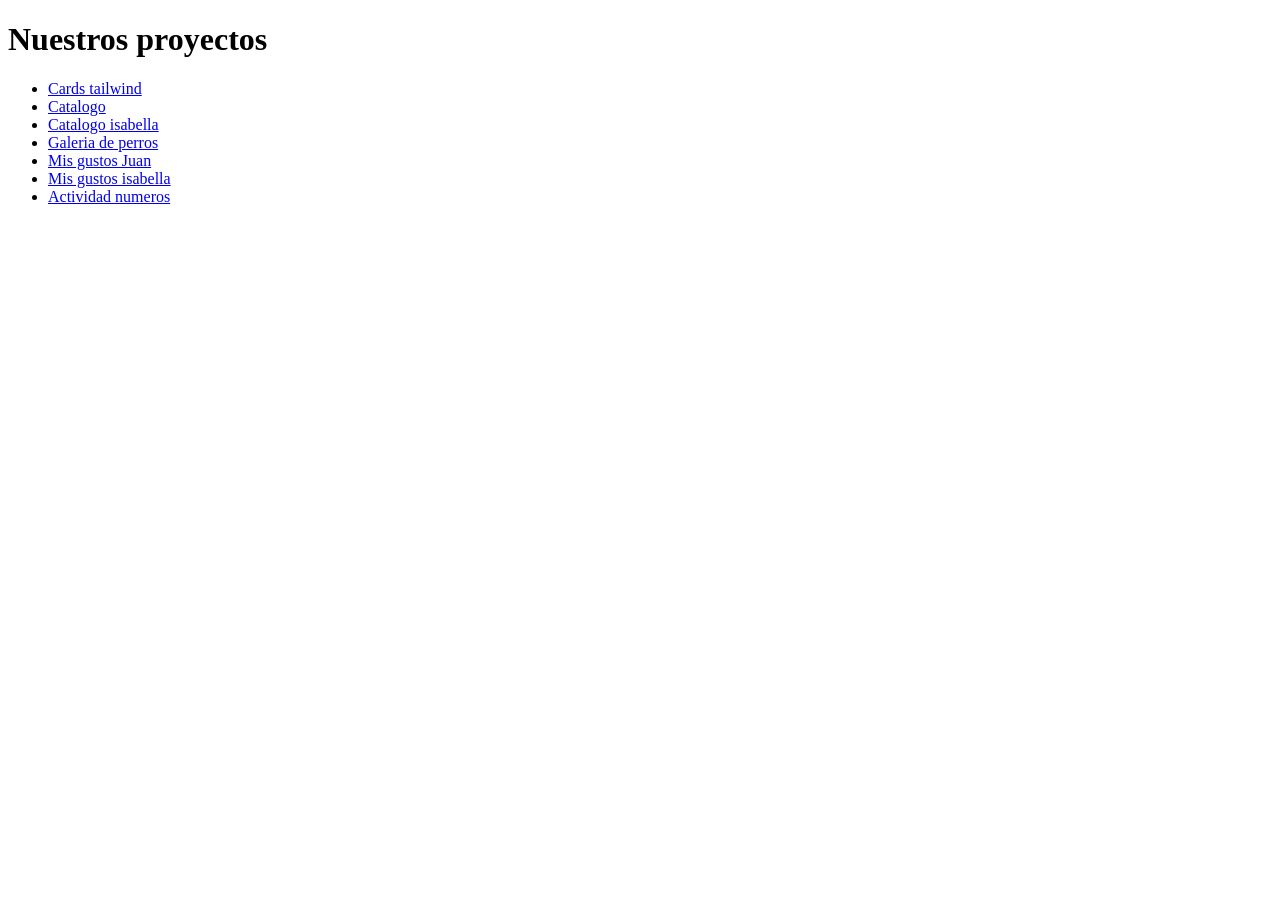
<file: index.html>
<!DOCTYPE html>
<html lang="en">
<head>
    <meta charset="UTF-8">
    <meta name="viewport" content="width=device-width, initial-scale=1.0">
    <title>Document</title>
</head>
<body>
    <h1>Nuestros proyectos</h1>
    <ul>
        <li><a href="./cards_tailwind/">Cards tailwind</a></li>
        <li><a href="./catalogo/">Catalogo</a></li>
        <li><a href="./tienda-yuseff-main/">Catalogo isabella</a></li>
        <li><a href="./galeria_de_perros/">Galeria de perros</a></li>
        <li><a href="./mi_pagina/">Mis gustos Juan</a></li>
        <li><a href="./web-yuseff-main/">Mis gustos isabella</a></li>
        <li><a href="./numeros/">Actividad numeros</a></li>
    </ul>
</body>
</html>
</file>
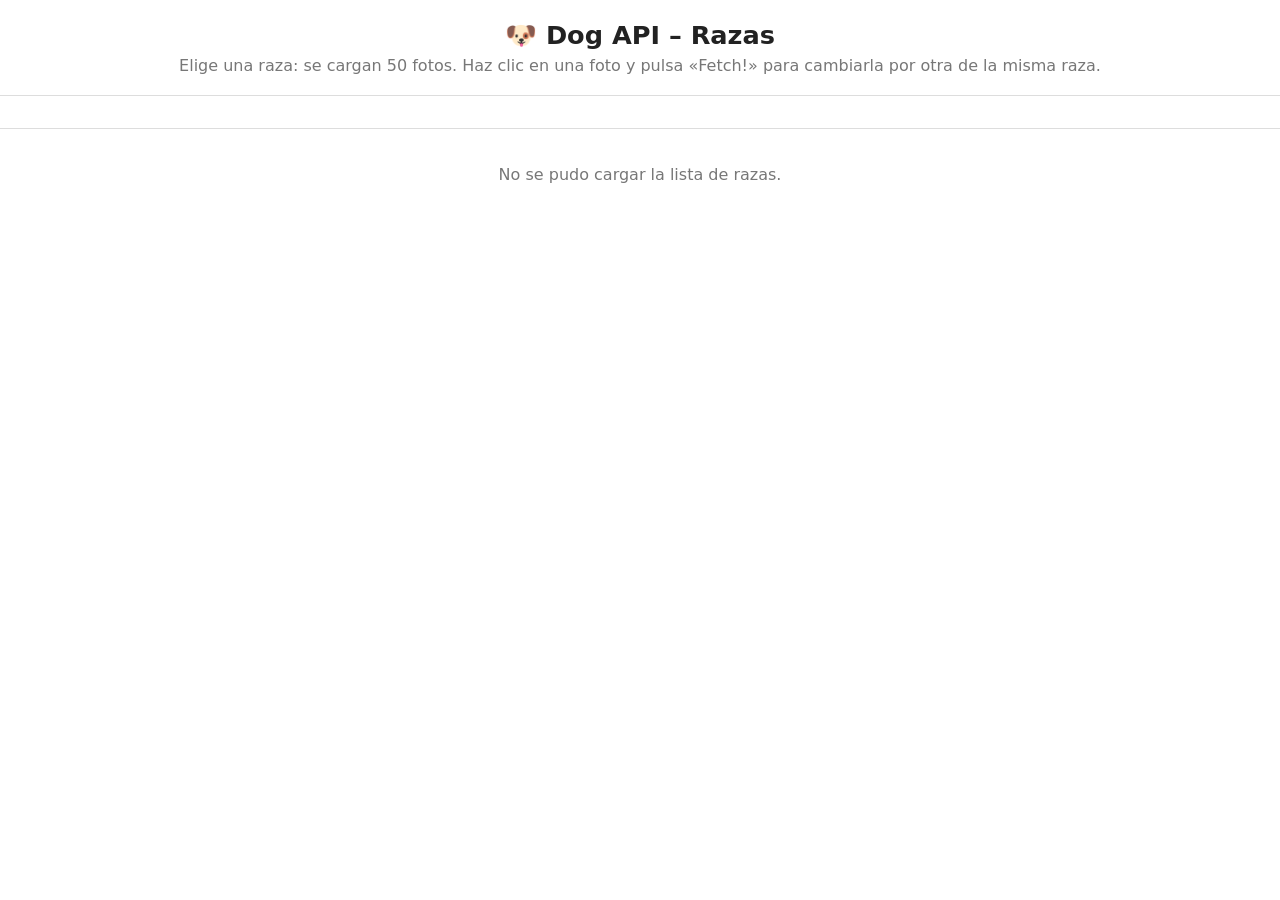
<file: fetch_perritos/index.html>
<!DOCTYPE html>
<html lang="es">
<head>
<meta charset="utf-8">
<meta name="viewport" content="width=device-width, initial-scale=1">
<title>Dog API – Razas</title>
<style>
  :root{--bg:#fff;--fg:#222;--muted:#777;--accent:#e8473f;--card:#f4f4f4;--line:#ddd}
  @media (prefers-color-scheme:dark){:root{--bg:#1b1b1b;--fg:#eee;--muted:#aaa;--card:#2a2a2a;--line:#3a3a3a}}
  *{box-sizing:border-box}
  body{margin:0;font-family:system-ui,Arial,sans-serif;background:var(--bg);color:var(--fg)}
  header{padding:20px;text-align:center;border-bottom:1px solid var(--line)}
  header h1{margin:0;font-size:1.6rem}
  header p{margin:6px 0 0;color:var(--muted)}
  .breeds{display:flex;flex-wrap:wrap;gap:6px;padding:16px;max-height:170px;overflow-y:auto;border-bottom:1px solid var(--line)}
  .breeds button{border:1px solid var(--line);background:var(--card);color:var(--fg);padding:5px 10px;border-radius:999px;cursor:pointer;font-size:.85rem}
  .breeds button.on{background:var(--accent);border-color:var(--accent);color:#fff}
  h2{margin:16px;font-size:1.2rem;text-transform:capitalize}
  .grid{display:grid;grid-template-columns:repeat(auto-fill,minmax(180px,1fr));gap:10px;padding:0 16px 30px}
  .cell{position:relative;aspect-ratio:1;background:var(--card);border-radius:8px;overflow:hidden;cursor:pointer}
  .cell img{width:100%;height:100%;object-fit:cover;display:block}
  .cell .fetch{display:none;position:absolute;left:50%;top:50%;transform:translate(-50%,-50%);
    background:var(--accent);color:#fff;border:0;border-radius:6px;padding:10px 22px;font-weight:700;font-size:1rem;cursor:pointer;box-shadow:0 2px 10px #0006}
  .cell.show .fetch{display:block}
  .cell.show img{filter:brightness(.55)}
  .cell.loading img{opacity:.4}
  #msg{padding:20px;text-align:center;color:var(--muted)}
</style>
</head>
<body>
<header>
  <h1>🐶 Dog API – Razas</h1>
  <p>Elige una raza: se cargan 50 fotos. Haz clic en una foto y pulsa «Fetch!» para cambiarla por otra de la misma raza.</p>
</header>
<nav class="breeds" id="breeds"></nav>
<h2 id="title"></h2>
<div id="msg">Cargando razas…</div>
<main class="grid" id="grid"></main>

<script>
const API = "https://dog.ceo/api";
const $ = id => document.getElementById(id);
let current = "";

async function getJSON(url){
  const r = await fetch(url);
  if(!r.ok) throw new Error(r.status);
  return r.json();
}

async function init(){
  try{
    const {message} = await getJSON(API + "/breeds/list/all");
    const list = [];
    for(const [b, subs] of Object.entries(message)){
      if(subs.length) subs.forEach(s => list.push({path: b + "/" + s, label: s + " " + b}));
      else list.push({path: b, label: b});
    }
    $("breeds").innerHTML = "";
    list.forEach(({path, label}) => {
      const btn = document.createElement("button");
      btn.textContent = label;
      btn.onclick = () => selectBreed(path, label, btn);
      $("breeds").appendChild(btn);
    });
    $("msg").textContent = "Selecciona una raza.";
    const first = $("breeds").firstChild;
    if(first) first.click();
  }catch(e){ $("msg").textContent = "No se pudo cargar la lista de razas."; }
}

async function selectBreed(path, label, btn){
  current = path;
  document.querySelectorAll(".breeds button.on").forEach(b => b.classList.remove("on"));
  btn.classList.add("on");
  $("title").textContent = label;
  $("grid").innerHTML = "";
  $("msg").textContent = "Cargando imágenes…";
  try{
    const {message} = await getJSON(`${API}/breed/${path}/images/random/50`);
    if(path !== current) return;
    $("msg").textContent = "";
    message.forEach(url => $("grid").appendChild(makeCell(url, path)));
  }catch(e){ $("msg").textContent = "Error al cargar las imágenes."; }
}

function makeCell(url, path){
  const cell = document.createElement("div");
  cell.className = "cell";
  const img = document.createElement("img");
  img.src = url; img.loading = "lazy"; img.alt = path;
  const btn = document.createElement("button");
  btn.className = "fetch"; btn.textContent = "Fetch!";
  cell.append(img, btn);

  cell.onclick = () => {
    document.querySelectorAll(".cell.show").forEach(c => c !== cell && c.classList.remove("show"));
    cell.classList.toggle("show");
  };
  btn.onclick = async e => {
    e.stopPropagation();
    cell.classList.add("loading");
    try{
      const {message} = await getJSON(`${API}/breed/${path}/images/random`);
      img.src = message;
      await img.decode().catch(() => {});
    }catch(err){}
    cell.classList.remove("loading","show");
  };
  return cell;
}

init();
</script>
</body>
</html>
</file>
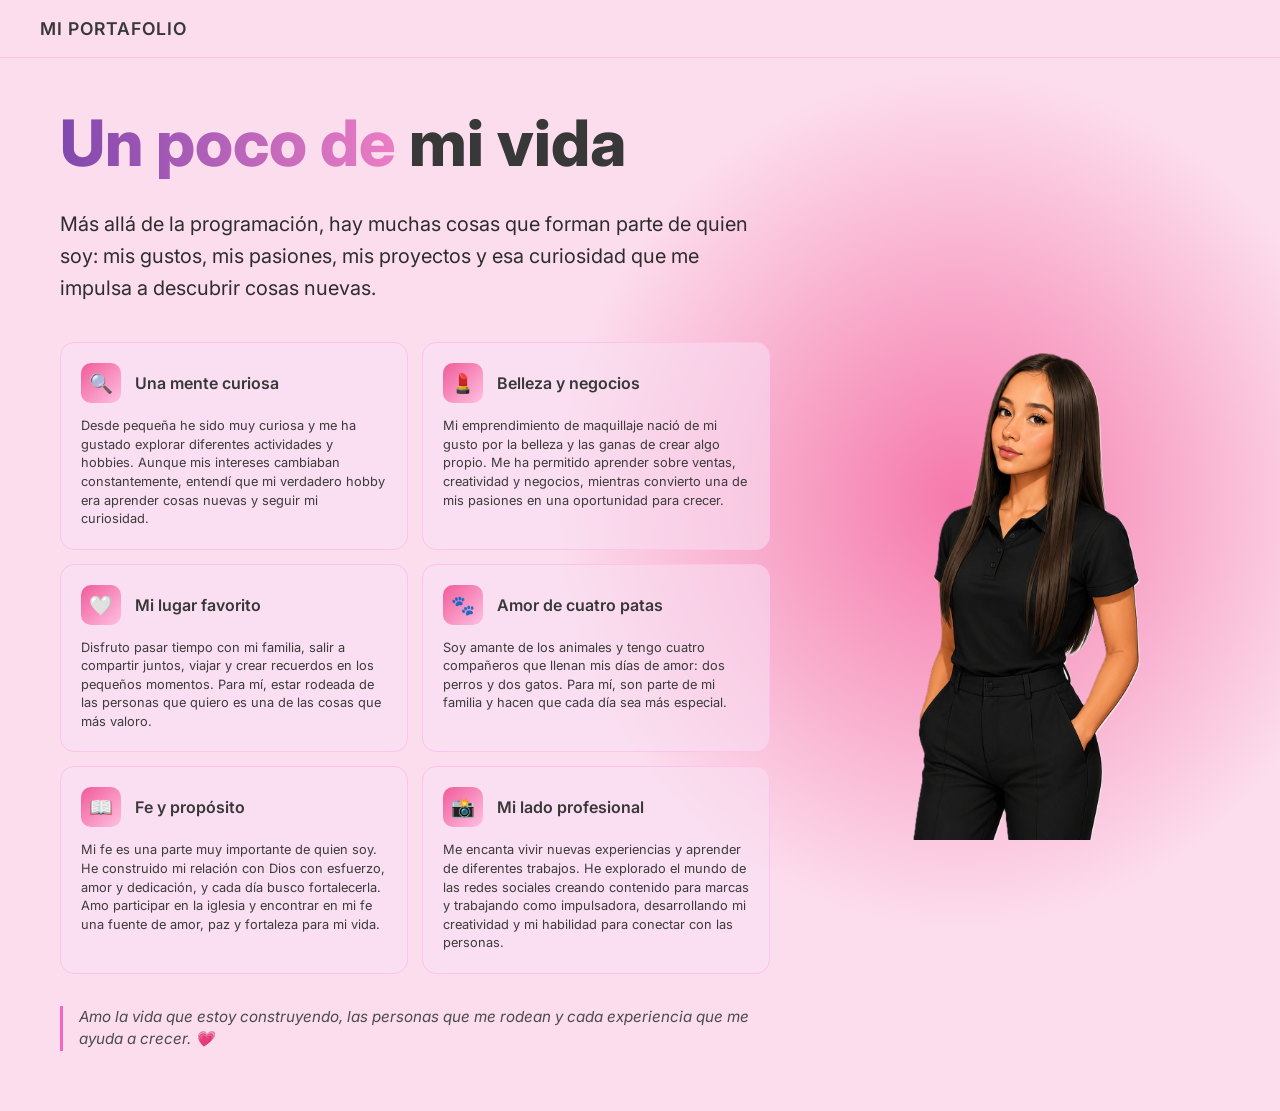
<file: web-yuseff-main/index.html>
<!DOCTYPE html>
<html lang="es">
<head>
    <meta charset="UTF-8">
    <meta name="viewport" content="width=device-width, initial-scale=1.0">
    <link rel="preconnect" href="https://fonts.googleapis.com">
    <link rel="preconnect" href="https://fonts.gstatic.com" crossorigin>
    <link href="https://fonts.googleapis.com/css2?family=Inter:wght@400;500;600;800&display=swap" rel="stylesheet">
    <link rel="stylesheet" href="estilos.css">
    <title>¿Quién soy?</title>
</head>
<body>
    <header class="encabezado">
        <h1 class="encabezado_titulo">Mi Portafolio</h1>
    </header>

    <main class="vida">
        <section class="vida_texto">
            <h2 class="vida_titulo"><span class="degradado">Un poco de</span> mi vida</h2>

            <p class="vida_intro">
                Más allá de la programación, hay muchas cosas que forman parte de quien soy: mis gustos, mis pasiones, mis proyectos y esa curiosidad que me impulsa a descubrir cosas nuevas.
            </p>

            <div class="cards">
                <article class="card">
                    <div class="card_cabecera">
                        <span class="card_icono">🔍</span>
                        <h3 class="card_titulo">Una mente curiosa</h3>
                    </div>
                    <p class="card_descripcion">Desde pequeña he sido muy curiosa y me ha gustado explorar diferentes actividades y hobbies. Aunque mis intereses cambiaban constantemente, entendí que mi verdadero hobby era aprender cosas nuevas y seguir mi curiosidad.</p>
                    <div class="burbuja">
                        <img src="assets/img/aprendizaje.jpeg" alt="aprendizaje">
                    </div>   
                </article>

                <article class="card">
                    <div class="card_cabecera">
                        <span class="card_icono">💄</span>
                        <h3 class="card_titulo">Belleza y negocios</h3>
                    </div>
                    <p class="card_descripcion">Mi emprendimiento de maquillaje nació de mi gusto por la belleza y las ganas de crear algo propio. Me ha permitido aprender sobre ventas, creatividad y negocios, mientras convierto una de mis pasiones en una oportunidad para crecer.</p>
                    <div class="burbuja">
                        <img src="assets/img/negocio.jpeg" alt="negocio">
                    </div>   
                </article>

                <article class="card">
                    <div class="card_cabecera">
                        <span class="card_icono">🤍</span>
                        <h3 class="card_titulo">Mi lugar favorito</h3>
                    </div>
                    <p class="card_descripcion">Disfruto pasar tiempo con mi familia, salir a compartir juntos, viajar y crear recuerdos en los pequeños momentos. Para mí, estar rodeada de las personas que quiero es una de las cosas que más valoro.</p>
                    <div class="burbuja">
                        <img src="assets/img/familia.jpeg" alt="familia">
                    </div>      
                </article>

                <article class="card">
                    <div class="card_cabecera">
                        <span class="card_icono">🐾</span>
                        <h3 class="card_titulo">Amor de cuatro patas</h3>
                    </div>
                    <p class="card_descripcion">Soy amante de los animales y tengo cuatro compañeros que llenan mis días de amor: dos perros y dos gatos. Para mí, son parte de mi familia y hacen que cada día sea más especial.</p>
                    <div class="burbuja">
                        <img src="assets/img/mascotas.jpeg" alt="mascotas">
                    </div>   
                </article>

                <article class="card">
                    <div class="card_cabecera">
                        <span class="card_icono">📖</span>
                        <h3 class="card_titulo">Fe y propósito</h3>
                    </div>
                    <p class="card_descripcion">Mi fe es una parte muy importante de quien soy. He construido mi relación con Dios con esfuerzo, amor y dedicación, y cada día busco fortalecerla. Amo participar en la iglesia y encontrar en mi fe una fuente de amor, paz y fortaleza para mi vida.</p>
                    <div class="burbuja">
                        <img src="assets/img/religion.jpeg" alt="religion">
                    </div>   
                </article>

                <article class="card">
                    <div class="card_cabecera">
                        <span class="card_icono">📸</span>
                        <h3 class="card_titulo">Mi lado profesional</h3>
                    </div>
                    <p class="card_descripcion">Me encanta vivir nuevas experiencias y aprender de diferentes trabajos. He explorado el mundo de las redes sociales creando contenido para marcas y trabajando como impulsadora, desarrollando mi creatividad y mi habilidad para conectar con las personas.</p>
                    <div class="burbuja">
                        <img src="assets/img/trabajo.jpeg" alt="trabajo">
                    </div>   
                </article>

            </div>

            <blockquote class="frase">
                Amo la vida que estoy construyendo, las personas que me rodean y cada experiencia que me ayuda a crecer. 💗
            </blockquote>
        </section>

        <!-- Columna derecha: personaje -->
        <aside class="personaje">
            <img src="assets/img/caricatura.png" alt="Personaje" class="personaje_imagen">
        </aside>
    </main>
</body>
</html>
</file>
<file: web-yuseff-main/estilos.css>
:root {
    --fondo: #fcdded;
    --fondo-brillo: #f578aa;         
    --card-fondo: #f9e1f48d;
    --card-borde: #ffc2ec;
    --texto: #383838;
    --texto-suave: #2d2d2d;
    --texto-card: #3c3c3c;
    --degradado-inicio: #8048ae;
    --degradado-fin: #ec7dc5;
    --acento-inicio: #f15a99;       
    --acento-fin: #fec1e2;
    --linea-frase: #f566be;
}

* {
    margin: 0;
    padding: 0;
    box-sizing: border-box;
}

body {
    font-family: 'Inter', 'Franklin Gothic Medium', Arial, sans-serif;
    color: var(--texto);
    background:
        radial-gradient(ellipse 45% 55% at 75% 45%, var(--fondo-brillo), transparent 70%),
        var(--fondo);
    min-height: 100vh;
}


.encabezado {
    position: sticky;
    top: 0;
    z-index: 1000;
    padding: 18px 40px;
    background: var(--fondo);
    border-bottom: 1px solid var(--card-borde);
}

.encabezado_titulo {
    font-size: 1.1rem;
    font-weight: 600;
    letter-spacing: 1px;
    text-transform: uppercase;
}


.vida {
    display: grid;
    grid-template-columns: minmax(0, 710px) minmax(0, 1fr);
    gap: 60px;
    align-items: center;
    max-width: 1500px;
    margin: 0 auto;
    padding: 50px 60px 60px;
}

.vida_titulo {
    font-size: clamp(2.6rem, 5vw, 4rem);
    font-weight: 800;
    line-height: 1.1;
}

.degradado {
    background: linear-gradient(90deg, var(--degradado-inicio), var(--degradado-fin));
    -webkit-background-clip: text;
    background-clip: text;
    color: transparent;
}

.vida_intro {
    margin: 30px 0 38px;
    font-size: 1.25rem;
    line-height: 1.6;
    color: var(--texto-suave);
}


.cards {
    display: grid;
    grid-template-columns: repeat(2, 1fr);
    gap: 14px;
}

.card {
    padding: 20px;
    background: var(--card-fondo);
    border: 1px solid var(--card-borde);
    border-radius: 14px;
    min-height: 142px;
    transition: transform 0.3s ease, box-shadow 0.3s ease, border-color 0.3s ease;
}

.card:hover {
    transform: translateY(-6px);
    border-color: var(--acento-inicio);
    box-shadow: 0 10px 24px rgba(164, 39, 127, 0.4);
}

.card_cabecera {
    display: flex;
    align-items: center;
    gap: 14px;
    margin-bottom: 14px;
}

.card_icono {
    display: grid;
    place-items: center;
    flex-shrink: 0;
    width: 40px;
    height: 40px;
    font-size: 1.2rem;
    border-radius: 10px;
    background: linear-gradient(135deg, var(--acento-inicio), var(--acento-fin));
}

.card_titulo {
    font-size: 1rem;
    font-weight: 600;
}

.card_descripcion {
    font-size: 0.8rem;
    line-height: 1.45;
    color: var(--texto-card);
}

.frase {
    margin-top: 32px;
    padding-left: 16px;
    border-left: 3px solid var(--linea-frase);
    font-size: 0.95rem;
    font-style: italic;
    line-height: 1.5;
    color: #4b4b4c;
}

.personaje {
    position: relative;
    display: flex;
    justify-content: center;
    align-items: center;
    align-self: stretch;
}

.personaje_imagen {
    width: 100%;
    max-width: 560px;
    height: auto;
    display: block;
    transition: transform 0.7s cubic-bezier(0.34, 1.56, 0.64, 1);
}

.personaje_imagen:hover {
    transform: translateY(-12px) rotate(-2deg) scale(1.03);
}

.burbuja {
    position: absolute;
    bottom: calc(100% + 10px);
    right: 20px;
    width: 100px;
    height: 100px;
    padding: 4px;
    background: var(--card-fondo);
    border: 2px solid var(--acento-inicio);
    border-radius: 50%;
    box-shadow: 0 8px 20px rgba(214, 47, 156, 0.5);

    opacity: 0;
    visibility: hidden;
    pointer-events: none;
    transform: translateY(10px) scale(0.8);
    transition: opacity 0.25s ease, transform 0.25s ease, visibility 0.25s;
    z-index: 2000;
}

.burbuja img {
    width: 100%;
    height: 100%;
    object-fit: cover;
    border-radius: 50%;
    display: block;
}

.card:hover .burbuja {
    opacity: 1;
    visibility: visible;
    transform: translateY(0) scale(1);
}
</file>
